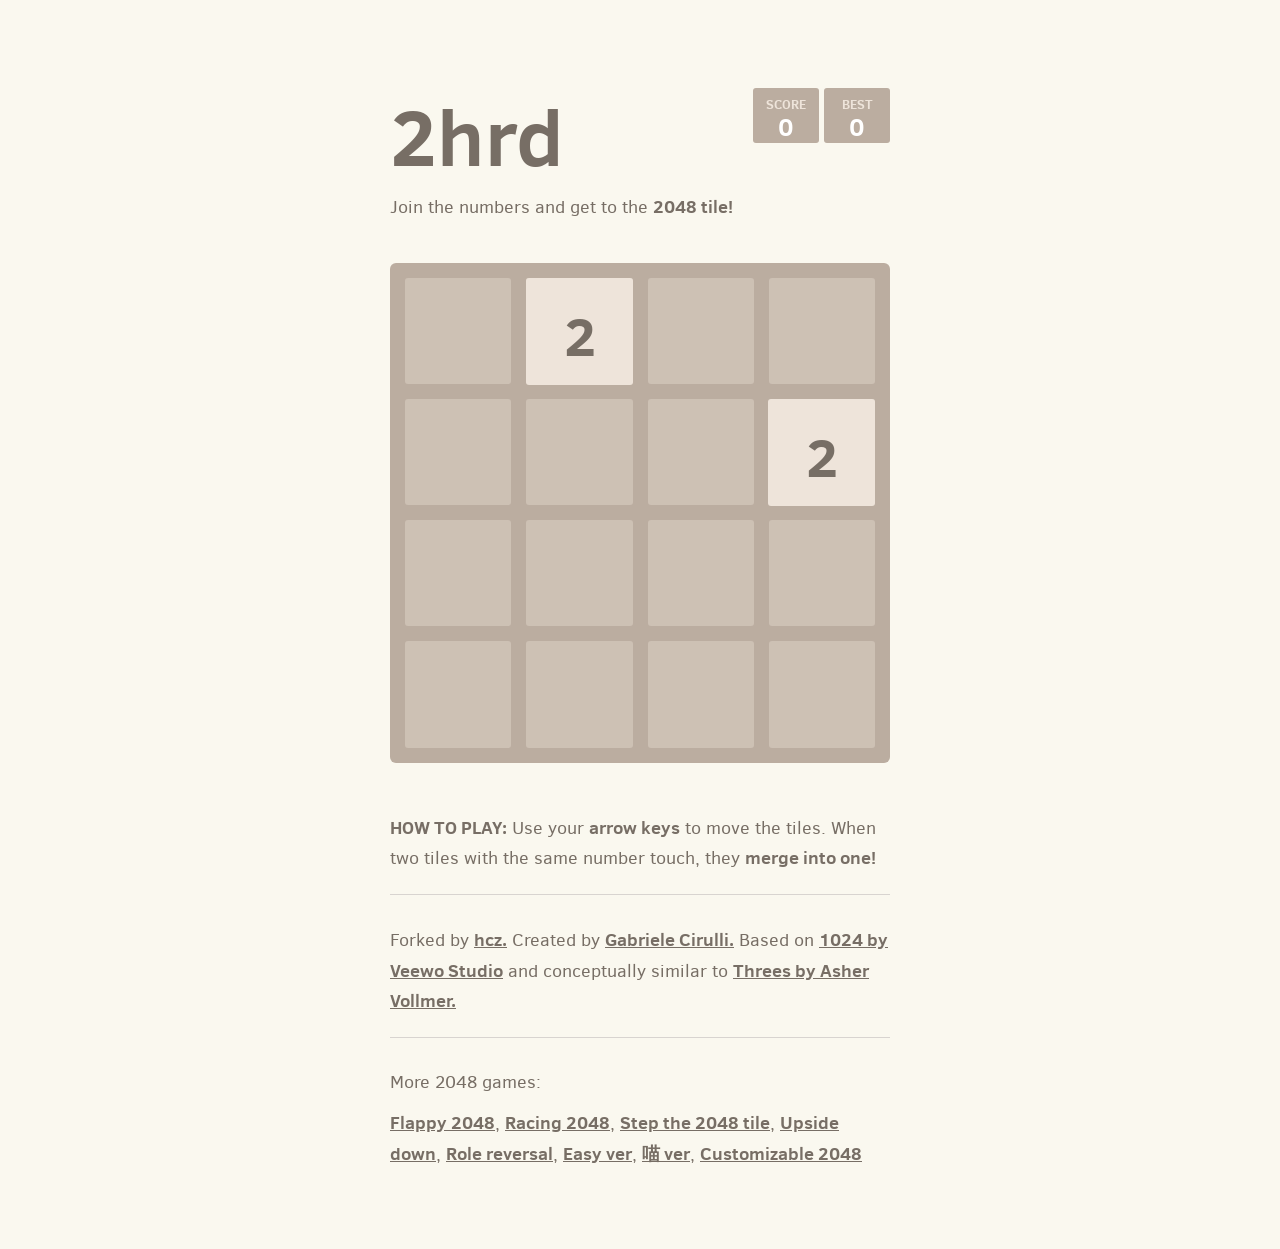
<file: 2hrd/index.html>
<!DOCTYPE html>
<html>
<head>
  <meta charset="utf-8">
  <title>2048</title>

  <link href="style/main.css" rel="stylesheet" type="text/css">
  <link rel="shortcut icon" href="favicon.ico">
  <link rel="apple-touch-icon" href="meta/apple-touch-icon.png">
  <meta name="apple-mobile-web-app-capable" content="yes">
  <meta name="apple-mobile-web-app-status-bar-style" content="black">

  <meta name="HandheldFriendly" content="True">
  <meta name="MobileOptimized" content="320">
  <meta name="viewport" content="width=device-width, target-densitydpi=160dpi, initial-scale=1.0, maximum-scale=1, user-scalable=no, minimal-ui">
</head>
<body>
  <div class="container">
    <div class="heading">
      <h1 class="title">2hrd</h1>
      <div class="scores-container">
        <div class="score-container">0</div>
        <div class="best-container">0</div>
      </div>
    </div>

    <div class="above-game">
      <p class="game-intro">Join the numbers and get to the <strong>2048 tile!</strong></p>
    </div>

    <div class="game-container">
      <div class="game-message">
        <p></p>
        <div class="lower">
	        <a class="keep-playing-button">Keep going</a>
          <a class="retry-button">Try again</a>
        </div>
      </div>

      <div class="grid-container">
        <div class="grid-row">
          <div class="grid-cell"></div>
          <div class="grid-cell"></div>
          <div class="grid-cell"></div>
          <div class="grid-cell"></div>
        </div>
        <div class="grid-row">
          <div class="grid-cell"></div>
          <div class="grid-cell"></div>
          <div class="grid-cell"></div>
          <div class="grid-cell"></div>
        </div>
        <div class="grid-row">
          <div class="grid-cell"></div>
          <div class="grid-cell"></div>
          <div class="grid-cell"></div>
          <div class="grid-cell"></div>
        </div>
        <div class="grid-row">
          <div class="grid-cell"></div>
          <div class="grid-cell"></div>
          <div class="grid-cell"></div>
          <div class="grid-cell"></div>
        </div>
      </div>

      <div class="tile-container">

      </div>
    </div>

    <p class="game-explanation">
      <strong class="important">How to play:</strong> Use your <strong>arrow keys</strong> to move the tiles. When two tiles with the same number touch, they <strong>merge into one!</strong>
    </p>
    <hr>
    <p>
    Forked by <a href="http://github.com/hczhcz" target="_blank">hcz.</a> Created by <a href="http://gabrielecirulli.com" target="_blank">Gabriele Cirulli.</a> Based on <a href="https://itunes.apple.com/us/app/1024!/id823499224" target="_blank">1024 by Veewo Studio</a> and conceptually similar to <a href="http://asherv.com/threes/" target="_blank">Threes by Asher Vollmer.</a>
    </p>
    <hr>
    <p>More 2048 games:</p>
    <p>
      <a href="https://hczhcz.github.io/Flappy-2048">Flappy 2048</a>,
      <a href="https://hczhcz.github.io/Racing-2048">Racing 2048</a>,
      <a href="https://hczhcz.github.io/Step-2048">Step the 2048 tile</a>,
      <a href="https://hczhcz.github.io/2048">Upside down</a>,
      <a href="https://hczhcz.github.io/2048/2047">Role reversal</a>,
      <a href="https://hczhcz.github.io/2048/20ez">Easy ver</a>,
      <a href="https://hczhcz.github.io/2048/meow">喵 ver</a>,
      <a href="https://hczhcz.github.io/my-2048">Customizable 2048</a>
    </p>
  </div>

  <script src="js/animframe_polyfill.js"></script>
  <script src="js/keyboard_input_manager.js"></script>
  <script src="js/html_actuator.js"></script>
  <script src="js/grid.js"></script>
  <script src="js/tile.js"></script>
  <script src="js/local_score_manager.js"></script>
  <script src="js/game_manager.js"></script>
  <script src="js/application.js"></script>
</body>
</html>
</file>
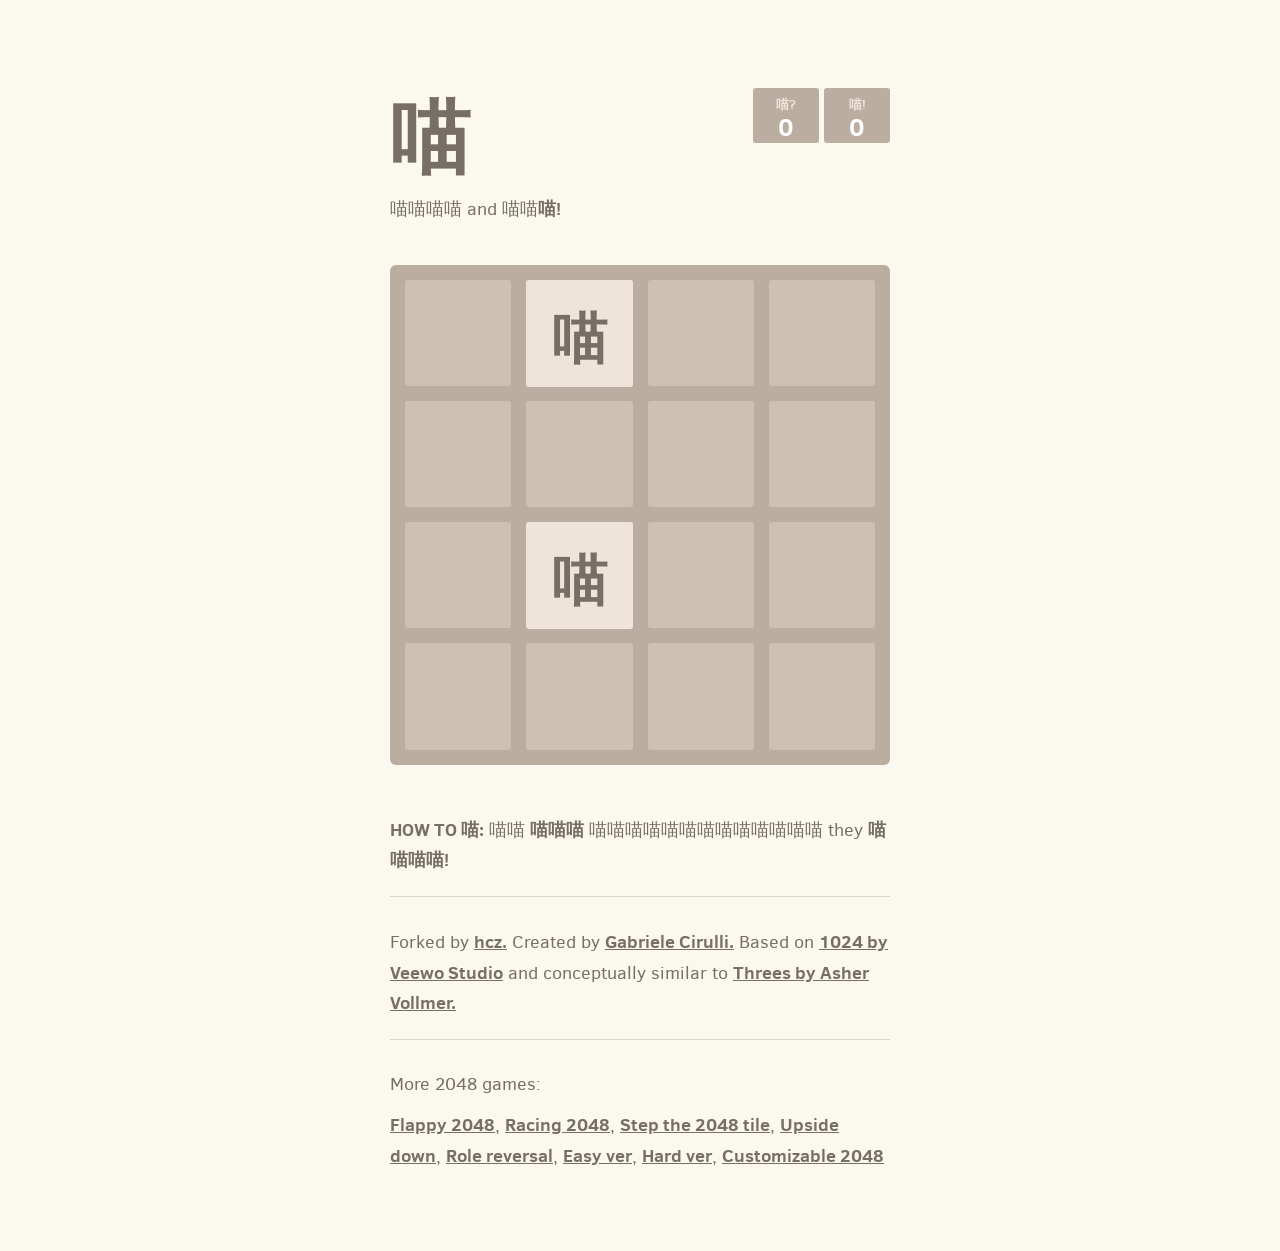
<file: meow/index.html>
<!DOCTYPE html>
<html>
<head>
  <meta charset="utf-8">
  <title>喵</title>

  <link href="style/main.css" rel="stylesheet" type="text/css">
  <link rel="shortcut icon" href="favicon.ico">
  <link rel="apple-touch-icon" href="meta/apple-touch-icon.png">
  <meta name="apple-mobile-web-app-capable" content="yes">
  <meta name="apple-mobile-web-app-status-bar-style" content="black">

  <meta name="HandheldFriendly" content="True">
  <meta name="MobileOptimized" content="320">
  <meta name="viewport" content="width=device-width, target-densitydpi=160dpi, initial-scale=1.0, maximum-scale=1, user-scalable=no, minimal-ui">
</head>
<body>
  <div class="container">
    <div class="heading">
      <h1 class="title">喵</h1>
      <div class="scores-container">
        <div class="score-container">0</div>
        <div class="best-container">0</div>
      </div>
    </div>

    <div class="above-game">
      <p class="game-intro">喵喵喵喵 and 喵喵<strong>喵!</strong></p>
    </div>

    <div class="game-container">
      <div class="game-message">
        <p></p>
        <div class="lower">
	        <a class="keep-playing-button">喵喵喵!</a>
          <a class="retry-button">喵喵喵!</a>
        </div>
      </div>

      <div class="grid-container">
        <div class="grid-row">
          <div class="grid-cell"></div>
          <div class="grid-cell"></div>
          <div class="grid-cell"></div>
          <div class="grid-cell"></div>
        </div>
        <div class="grid-row">
          <div class="grid-cell"></div>
          <div class="grid-cell"></div>
          <div class="grid-cell"></div>
          <div class="grid-cell"></div>
        </div>
        <div class="grid-row">
          <div class="grid-cell"></div>
          <div class="grid-cell"></div>
          <div class="grid-cell"></div>
          <div class="grid-cell"></div>
        </div>
        <div class="grid-row">
          <div class="grid-cell"></div>
          <div class="grid-cell"></div>
          <div class="grid-cell"></div>
          <div class="grid-cell"></div>
        </div>
      </div>

      <div class="tile-container">

      </div>
    </div>

    <p class="game-explanation">
      <strong class="important">How to 喵:</strong> 喵喵 <strong>喵喵喵</strong> 喵喵喵喵喵喵喵喵喵喵喵喵喵 they <strong>喵喵喵喵!</strong>
    </p>
    <hr>
    <p>
    Forked by <a href="http://github.com/hczhcz" target="_blank">hcz.</a> Created by <a href="http://gabrielecirulli.com" target="_blank">Gabriele Cirulli.</a> Based on <a href="https://itunes.apple.com/us/app/1024!/id823499224" target="_blank">1024 by Veewo Studio</a> and conceptually similar to <a href="http://asherv.com/threes/" target="_blank">Threes by Asher Vollmer.</a>
    </p>
    <hr>
    <p>More 2048 games:</p>
    <p>
      <a href="https://hczhcz.github.io/Flappy-2048">Flappy 2048</a>,
      <a href="https://hczhcz.github.io/Racing-2048">Racing 2048</a>,
      <a href="https://hczhcz.github.io/Step-2048">Step the 2048 tile</a>,
      <a href="https://hczhcz.github.io/2048">Upside down</a>,
      <a href="https://hczhcz.github.io/2048/2047">Role reversal</a>,
      <a href="https://hczhcz.github.io/2048/20ez">Easy ver</a>,
      <a href="https://hczhcz.github.io/2048/2hrd">Hard ver</a>,
      <a href="https://hczhcz.github.io/my-2048">Customizable 2048</a>
    </p>
  </div>

  <script src="js/animframe_polyfill.js"></script>
  <script src="js/keyboard_input_manager.js"></script>
  <script src="js/html_actuator.js"></script>
  <script src="js/grid.js"></script>
  <script src="js/tile.js"></script>
  <script src="js/local_score_manager.js"></script>
  <script src="js/game_manager.js"></script>
  <script src="js/application.js"></script>
</body>
</html>
</file>
<file: 2hrd/style/main.css>
@import url(fonts/clear-sans.css);
html, body {
  margin: 0;
  padding: 0;
  background: #faf8ef;
  color: #776e65;
  font-family: "Clear Sans", "Helvetica Neue", Arial, sans-serif;
  font-size: 18px; }

body {
  margin: 80px 0; }

.heading:after {
  content: "";
  display: block;
  clear: both; }

h1.title {
  font-size: 80px;
  font-weight: bold;
  margin: 0;
  display: block;
  float: left; }

@-webkit-keyframes move-up {
  0% {
    top: 25px;
    opacity: 1; }

  100% {
    top: -50px;
    opacity: 0; } }

@-moz-keyframes move-up {
  0% {
    top: 25px;
    opacity: 1; }

  100% {
    top: -50px;
    opacity: 0; } }

@keyframes move-up {
  0% {
    top: 25px;
    opacity: 1; }

  100% {
    top: -50px;
    opacity: 0; } }

.scores-container {
  float: right;
  text-align: right; }

.score-container, .best-container {
  position: relative;
  display: inline-block;
  background: #bbada0;
  padding: 15px 25px;
  font-size: 25px;
  height: 25px;
  line-height: 47px;
  font-weight: bold;
  border-radius: 3px;
  color: white;
  margin-top: 8px;
  text-align: center; }
  .score-container:after, .best-container:after {
    position: absolute;
    width: 100%;
    top: 10px;
    left: 0;
    text-transform: uppercase;
    font-size: 13px;
    line-height: 13px;
    text-align: center;
    color: #eee4da; }
  .score-container .score-addition, .best-container .score-addition {
    position: absolute;
    right: 30px;
    color: red;
    font-size: 25px;
    line-height: 25px;
    font-weight: bold;
    color: rgba(119, 110, 101, 0.9);
    z-index: 100;
    -webkit-animation: move-up 600ms ease-in;
    -moz-animation: move-up 600ms ease-in;
    animation: move-up 600ms ease-in;
    -webkit-animation-fill-mode: both;
    -moz-animation-fill-mode: both;
    animation-fill-mode: both; }

.score-container:after {
  content: "Score"; }

.best-container:after {
  content: "Best"; }

p {
  margin-top: 0;
  margin-bottom: 10px;
  line-height: 1.65; }

a {
  color: #776e65;
  font-weight: bold;
  text-decoration: underline;
  cursor: pointer; }

strong.important {
  text-transform: uppercase; }

hr {
  border: none;
  border-bottom: 1px solid #d8d4d0;
  margin-top: 20px;
  margin-bottom: 30px; }

.container {
  width: 500px;
  margin: 0 auto; }

@-webkit-keyframes fade-in {
  0% {
    opacity: 0; }

  100% {
    opacity: 1; } }

@-moz-keyframes fade-in {
  0% {
    opacity: 0; }

  100% {
    opacity: 1; } }

@keyframes fade-in {
  0% {
    opacity: 0; }

  100% {
    opacity: 1; } }

.game-container {
  margin-top: 40px;
  position: relative;
  padding: 15px;
  cursor: default;
  -webkit-touch-callout: none;
  -webkit-user-select: none;
  -moz-user-select: none;
  background: #bbada0;
  border-radius: 6px;
  width: 500px;
  height: 500px;
  -webkit-box-sizing: border-box;
  -moz-box-sizing: border-box;
  box-sizing: border-box; }
  .game-container .game-message {
    display: none;
    position: absolute;
    top: 0;
    right: 0;
    bottom: 0;
    left: 0;
    background: rgba(238, 228, 218, 0.5);
    z-index: 100;
    text-align: center;
    -webkit-animation: fade-in 800ms ease 1200ms;
    -moz-animation: fade-in 800ms ease 1200ms;
    animation: fade-in 800ms ease 1200ms;
    -webkit-animation-fill-mode: both;
    -moz-animation-fill-mode: both;
    animation-fill-mode: both; }
    .game-container .game-message p {
      font-size: 60px;
      font-weight: bold;
      height: 60px;
      line-height: 60px;
      margin-top: 222px; }
    .game-container .game-message .lower {
      display: block;
      margin-top: 59px; }
    .game-container .game-message a {
      display: inline-block;
      background: #8f7a66;
      border-radius: 3px;
      padding: 0 20px;
      text-decoration: none;
      color: #f9f6f2;
      height: 40px;
      line-height: 42px;
      margin-left: 9px; }
      .game-container .game-message a.keep-playing-button {
        display: none; }
    .game-container .game-message.game-won {
      background: rgba(237, 194, 46, 0.5);
      color: #f9f6f2; }
      .game-container .game-message.game-won a.keep-playing-button {
        display: inline-block; }
    .game-container .game-message.game-won, .game-container .game-message.game-over {
      display: block; }

.grid-container {
  position: absolute;
  z-index: 1; }

.grid-row {
  margin-bottom: 15px; }
  .grid-row:last-child {
    margin-bottom: 0; }
  .grid-row:after {
    content: "";
    display: block;
    clear: both; }

.grid-cell {
  width: 106.25px;
  height: 106.25px;
  margin-right: 15px;
  float: left;
  border-radius: 3px;
  background: rgba(238, 228, 218, 0.35); }
  .grid-cell:last-child {
    margin-right: 0; }

.tile-container {
  position: absolute;
  z-index: 2; }

.tile, .tile .tile-inner {
  width: 107px;
  height: 107px;
  line-height: 116.25px; }
.tile.tile-position-1-1 {
  -webkit-transform: translate(0px, 0px);
  -moz-transform: translate(0px, 0px);
  transform: translate(0px, 0px); }
.tile.tile-position-1-2 {
  -webkit-transform: translate(0px, 121px);
  -moz-transform: translate(0px, 121px);
  transform: translate(0px, 121px); }
.tile.tile-position-1-3 {
  -webkit-transform: translate(0px, 242px);
  -moz-transform: translate(0px, 242px);
  transform: translate(0px, 242px); }
.tile.tile-position-1-4 {
  -webkit-transform: translate(0px, 363px);
  -moz-transform: translate(0px, 363px);
  transform: translate(0px, 363px); }
.tile.tile-position-2-1 {
  -webkit-transform: translate(121px, 0px);
  -moz-transform: translate(121px, 0px);
  transform: translate(121px, 0px); }
.tile.tile-position-2-2 {
  -webkit-transform: translate(121px, 121px);
  -moz-transform: translate(121px, 121px);
  transform: translate(121px, 121px); }
.tile.tile-position-2-3 {
  -webkit-transform: translate(121px, 242px);
  -moz-transform: translate(121px, 242px);
  transform: translate(121px, 242px); }
.tile.tile-position-2-4 {
  -webkit-transform: translate(121px, 363px);
  -moz-transform: translate(121px, 363px);
  transform: translate(121px, 363px); }
.tile.tile-position-3-1 {
  -webkit-transform: translate(242px, 0px);
  -moz-transform: translate(242px, 0px);
  transform: translate(242px, 0px); }
.tile.tile-position-3-2 {
  -webkit-transform: translate(242px, 121px);
  -moz-transform: translate(242px, 121px);
  transform: translate(242px, 121px); }
.tile.tile-position-3-3 {
  -webkit-transform: translate(242px, 242px);
  -moz-transform: translate(242px, 242px);
  transform: translate(242px, 242px); }
.tile.tile-position-3-4 {
  -webkit-transform: translate(242px, 363px);
  -moz-transform: translate(242px, 363px);
  transform: translate(242px, 363px); }
.tile.tile-position-4-1 {
  -webkit-transform: translate(363px, 0px);
  -moz-transform: translate(363px, 0px);
  transform: translate(363px, 0px); }
.tile.tile-position-4-2 {
  -webkit-transform: translate(363px, 121px);
  -moz-transform: translate(363px, 121px);
  transform: translate(363px, 121px); }
.tile.tile-position-4-3 {
  -webkit-transform: translate(363px, 242px);
  -moz-transform: translate(363px, 242px);
  transform: translate(363px, 242px); }
.tile.tile-position-4-4 {
  -webkit-transform: translate(363px, 363px);
  -moz-transform: translate(363px, 363px);
  transform: translate(363px, 363px); }

.tile {
  position: absolute;
  -webkit-transition: 100ms ease-in-out;
  -moz-transition: 100ms ease-in-out;
  transition: 100ms ease-in-out;
  -webkit-transition-property: -webkit-transform;
  -moz-transition-property: -moz-transform;
  transition-property: transform; }
  .tile .tile-inner {
    border-radius: 3px;
    background: #eee4da;
    text-align: center;
    font-weight: bold;
    z-index: 10;
    font-size: 55px; }
  .tile.tile-2 .tile-inner {
    background: #eee4da;
    box-shadow: 0 0 30px 10px rgba(243, 215, 116, 0), inset 0 0 0 1px rgba(255, 255, 255, 0); }
  .tile.tile-4 .tile-inner {
    background: #ede0c8;
    box-shadow: 0 0 30px 10px rgba(243, 215, 116, 0), inset 0 0 0 1px rgba(255, 255, 255, 0); }
  .tile.tile-8 .tile-inner {
    color: #f9f6f2;
    background: #f2b179; }
  .tile.tile-16 .tile-inner {
    color: #f9f6f2;
    background: #f59563; }
  .tile.tile-32 .tile-inner {
    color: #f9f6f2;
    background: #f67c5f; }
  .tile.tile-64 .tile-inner {
    color: #f9f6f2;
    background: #f65e3b; }
  .tile.tile-128 .tile-inner {
    color: #f9f6f2;
    background: #edcf72;
    box-shadow: 0 0 30px 10px rgba(243, 215, 116, 0.2381), inset 0 0 0 1px rgba(255, 255, 255, 0.14286);
    font-size: 45px; }
    @media screen and (max-width: 520px) {
      .tile.tile-128 .tile-inner {
        font-size: 25px; } }
  .tile.tile-256 .tile-inner {
    color: #f9f6f2;
    background: #edcc61;
    box-shadow: 0 0 30px 10px rgba(243, 215, 116, 0.31746), inset 0 0 0 1px rgba(255, 255, 255, 0.19048);
    font-size: 45px; }
    @media screen and (max-width: 520px) {
      .tile.tile-256 .tile-inner {
        font-size: 25px; } }
  .tile.tile-512 .tile-inner {
    color: #f9f6f2;
    background: #edc850;
    box-shadow: 0 0 30px 10px rgba(243, 215, 116, 0.39683), inset 0 0 0 1px rgba(255, 255, 255, 0.2381);
    font-size: 45px; }
    @media screen and (max-width: 520px) {
      .tile.tile-512 .tile-inner {
        font-size: 25px; } }
  .tile.tile-1024 .tile-inner {
    color: #f9f6f2;
    background: #edc53f;
    box-shadow: 0 0 30px 10px rgba(243, 215, 116, 0.47619), inset 0 0 0 1px rgba(255, 255, 255, 0.28571);
    font-size: 35px; }
    @media screen and (max-width: 520px) {
      .tile.tile-1024 .tile-inner {
        font-size: 15px; } }
  .tile.tile-2048 .tile-inner {
    color: #f9f6f2;
    background: #edc22e;
    box-shadow: 0 0 30px 10px rgba(243, 215, 116, 0.55556), inset 0 0 0 1px rgba(255, 255, 255, 0.33333);
    font-size: 35px; }
    @media screen and (max-width: 520px) {
      .tile.tile-2048 .tile-inner {
        font-size: 15px; } }
  .tile.tile-super .tile-inner {
    color: #f9f6f2;
    background: #3c3a32;
    font-size: 30px; }
    @media screen and (max-width: 520px) {
      .tile.tile-super .tile-inner {
        font-size: 10px; } }

@-webkit-keyframes appear {
  0% {
    opacity: 0;
    -webkit-transform: scale(0);
    -moz-transform: scale(0);
    transform: scale(0); }

  100% {
    opacity: 1;
    -webkit-transform: scale(1);
    -moz-transform: scale(1);
    transform: scale(1); } }

@-moz-keyframes appear {
  0% {
    opacity: 0;
    -webkit-transform: scale(0);
    -moz-transform: scale(0);
    transform: scale(0); }

  100% {
    opacity: 1;
    -webkit-transform: scale(1);
    -moz-transform: scale(1);
    transform: scale(1); } }

@keyframes appear {
  0% {
    opacity: 0;
    -webkit-transform: scale(0);
    -moz-transform: scale(0);
    transform: scale(0); }

  100% {
    opacity: 1;
    -webkit-transform: scale(1);
    -moz-transform: scale(1);
    transform: scale(1); } }

.tile-new .tile-inner {
  -webkit-animation: appear 200ms ease 100ms;
  -moz-animation: appear 200ms ease 100ms;
  animation: appear 200ms ease 100ms;
  -webkit-animation-fill-mode: backwards;
  -moz-animation-fill-mode: backwards;
  animation-fill-mode: backwards; }

@-webkit-keyframes pop {
  0% {
    -webkit-transform: scale(0);
    -moz-transform: scale(0);
    transform: scale(0); }

  50% {
    -webkit-transform: scale(1.2);
    -moz-transform: scale(1.2);
    transform: scale(1.2); }

  100% {
    -webkit-transform: scale(1);
    -moz-transform: scale(1);
    transform: scale(1); } }

@-moz-keyframes pop {
  0% {
    -webkit-transform: scale(0);
    -moz-transform: scale(0);
    transform: scale(0); }

  50% {
    -webkit-transform: scale(1.2);
    -moz-transform: scale(1.2);
    transform: scale(1.2); }

  100% {
    -webkit-transform: scale(1);
    -moz-transform: scale(1);
    transform: scale(1); } }

@keyframes pop {
  0% {
    -webkit-transform: scale(0);
    -moz-transform: scale(0);
    transform: scale(0); }

  50% {
    -webkit-transform: scale(1.2);
    -moz-transform: scale(1.2);
    transform: scale(1.2); }

  100% {
    -webkit-transform: scale(1);
    -moz-transform: scale(1);
    transform: scale(1); } }

.tile-merged .tile-inner {
  z-index: 20;
  -webkit-animation: pop 200ms ease 100ms;
  -moz-animation: pop 200ms ease 100ms;
  animation: pop 200ms ease 100ms;
  -webkit-animation-fill-mode: backwards;
  -moz-animation-fill-mode: backwards;
  animation-fill-mode: backwards; }

.game-intro {
  margin-bottom: 0; }
  .game-intro .intro-container {
    display: inline-block;
    float: left; }

.game-explanation {
  margin-top: 50px; }

@media screen and (max-width: 520px) {
  html, body {
    font-size: 15px; }

  body {
    margin: 20px 0;
    padding: 0 20px; }

  h1.title {
    font-size: 27px;
    margin-top: 15px; }

  .container {
    width: 280px;
    margin: 0 auto; }

  .score-container, .best-container {
    margin-top: 0;
    padding: 15px 10px;
    min-width: 40px; }

  .heading {
    margin-bottom: 10px; }

  .game-container {
    margin-top: 40px;
    position: relative;
    padding: 10px;
    cursor: default;
    -webkit-touch-callout: none;
    -webkit-user-select: none;
    -moz-user-select: none;
    background: #bbada0;
    border-radius: 6px;
    width: 280px;
    height: 280px;
    -webkit-box-sizing: border-box;
    -moz-box-sizing: border-box;
    box-sizing: border-box; }
    .game-container .game-message {
      display: none;
      position: absolute;
      top: 0;
      right: 0;
      bottom: 0;
      left: 0;
      background: rgba(238, 228, 218, 0.5);
      z-index: 100;
      text-align: center;
      -webkit-animation: fade-in 800ms ease 1200ms;
      -moz-animation: fade-in 800ms ease 1200ms;
      animation: fade-in 800ms ease 1200ms;
      -webkit-animation-fill-mode: both;
      -moz-animation-fill-mode: both;
      animation-fill-mode: both; }
      .game-container .game-message p {
        font-size: 60px;
        font-weight: bold;
        height: 60px;
        line-height: 60px;
        margin-top: 222px; }
      .game-container .game-message .lower {
        display: block;
        margin-top: 59px; }
      .game-container .game-message a {
        display: inline-block;
        background: #8f7a66;
        border-radius: 3px;
        padding: 0 20px;
        text-decoration: none;
        color: #f9f6f2;
        height: 40px;
        line-height: 42px;
        margin-left: 9px; }
        .game-container .game-message a.keep-playing-button {
          display: none; }
      .game-container .game-message.game-won {
        background: rgba(237, 194, 46, 0.5);
        color: #f9f6f2; }
        .game-container .game-message.game-won a.keep-playing-button {
          display: inline-block; }
      .game-container .game-message.game-won, .game-container .game-message.game-over {
        display: block; }

  .grid-container {
    position: absolute;
    z-index: 1; }

  .grid-row {
    margin-bottom: 10px; }
    .grid-row:last-child {
      margin-bottom: 0; }
    .grid-row:after {
      content: "";
      display: block;
      clear: both; }

  .grid-cell {
    width: 57.5px;
    height: 57.5px;
    margin-right: 10px;
    float: left;
    border-radius: 3px;
    background: rgba(238, 228, 218, 0.35); }
    .grid-cell:last-child {
      margin-right: 0; }

  .tile-container {
    position: absolute;
    z-index: 2; }

  .tile, .tile .tile-inner {
    width: 58px;
    height: 58px;
    line-height: 67.5px; }
  .tile.tile-position-1-1 {
    -webkit-transform: translate(0px, 0px);
    -moz-transform: translate(0px, 0px);
    transform: translate(0px, 0px); }
  .tile.tile-position-1-2 {
    -webkit-transform: translate(0px, 67px);
    -moz-transform: translate(0px, 67px);
    transform: translate(0px, 67px); }
  .tile.tile-position-1-3 {
    -webkit-transform: translate(0px, 135px);
    -moz-transform: translate(0px, 135px);
    transform: translate(0px, 135px); }
  .tile.tile-position-1-4 {
    -webkit-transform: translate(0px, 202px);
    -moz-transform: translate(0px, 202px);
    transform: translate(0px, 202px); }
  .tile.tile-position-2-1 {
    -webkit-transform: translate(67px, 0px);
    -moz-transform: translate(67px, 0px);
    transform: translate(67px, 0px); }
  .tile.tile-position-2-2 {
    -webkit-transform: translate(67px, 67px);
    -moz-transform: translate(67px, 67px);
    transform: translate(67px, 67px); }
  .tile.tile-position-2-3 {
    -webkit-transform: translate(67px, 135px);
    -moz-transform: translate(67px, 135px);
    transform: translate(67px, 135px); }
  .tile.tile-position-2-4 {
    -webkit-transform: translate(67px, 202px);
    -moz-transform: translate(67px, 202px);
    transform: translate(67px, 202px); }
  .tile.tile-position-3-1 {
    -webkit-transform: translate(135px, 0px);
    -moz-transform: translate(135px, 0px);
    transform: translate(135px, 0px); }
  .tile.tile-position-3-2 {
    -webkit-transform: translate(135px, 67px);
    -moz-transform: translate(135px, 67px);
    transform: translate(135px, 67px); }
  .tile.tile-position-3-3 {
    -webkit-transform: translate(135px, 135px);
    -moz-transform: translate(135px, 135px);
    transform: translate(135px, 135px); }
  .tile.tile-position-3-4 {
    -webkit-transform: translate(135px, 202px);
    -moz-transform: translate(135px, 202px);
    transform: translate(135px, 202px); }
  .tile.tile-position-4-1 {
    -webkit-transform: translate(202px, 0px);
    -moz-transform: translate(202px, 0px);
    transform: translate(202px, 0px); }
  .tile.tile-position-4-2 {
    -webkit-transform: translate(202px, 67px);
    -moz-transform: translate(202px, 67px);
    transform: translate(202px, 67px); }
  .tile.tile-position-4-3 {
    -webkit-transform: translate(202px, 135px);
    -moz-transform: translate(202px, 135px);
    transform: translate(202px, 135px); }
  .tile.tile-position-4-4 {
    -webkit-transform: translate(202px, 202px);
    -moz-transform: translate(202px, 202px);
    transform: translate(202px, 202px); }

  .game-container {
    margin-top: 20px; }

  .tile .tile-inner {
    font-size: 35px; }

  .game-message p {
    font-size: 30px !important;
    height: 30px !important;
    line-height: 30px !important;
    margin-top: 90px !important; }
  .game-message .lower {
    margin-top: 30px !important; } }
</file>
<file: meow/style/main.css>
@import url(fonts/clear-sans.css);
html, body {
  margin: 0;
  padding: 0;
  background: #faf8ef;
  color: #776e65;
  font-family: "Clear Sans", "Helvetica Neue", Arial, sans-serif;
  font-size: 18px; }

body {
  margin: 80px 0; }

.heading:after {
  content: "";
  display: block;
  clear: both; }

h1.title {
  font-size: 80px;
  font-weight: bold;
  margin: 0;
  display: block;
  float: left; }

@-webkit-keyframes move-up {
  0% {
    top: 25px;
    opacity: 1; }

  100% {
    top: -50px;
    opacity: 0; } }

@-moz-keyframes move-up {
  0% {
    top: 25px;
    opacity: 1; }

  100% {
    top: -50px;
    opacity: 0; } }

@keyframes move-up {
  0% {
    top: 25px;
    opacity: 1; }

  100% {
    top: -50px;
    opacity: 0; } }

.scores-container {
  float: right;
  text-align: right; }

.score-container, .best-container {
  position: relative;
  display: inline-block;
  background: #bbada0;
  padding: 15px 25px;
  font-size: 25px;
  height: 25px;
  line-height: 47px;
  font-weight: bold;
  border-radius: 3px;
  color: white;
  margin-top: 8px;
  text-align: center; }
  .score-container:after, .best-container:after {
    position: absolute;
    width: 100%;
    top: 10px;
    left: 0;
    text-transform: uppercase;
    font-size: 13px;
    line-height: 13px;
    text-align: center;
    color: #eee4da; }
  .score-container .score-addition, .best-container .score-addition {
    position: absolute;
    right: 30px;
    color: red;
    font-size: 25px;
    line-height: 25px;
    font-weight: bold;
    color: rgba(119, 110, 101, 0.9);
    z-index: 100;
    -webkit-animation: move-up 600ms ease-in;
    -moz-animation: move-up 600ms ease-in;
    animation: move-up 600ms ease-in;
    -webkit-animation-fill-mode: both;
    -moz-animation-fill-mode: both;
    animation-fill-mode: both; }

.score-container:after {
  content: "喵?"; }

.best-container:after {
  content: "喵!"; }

p {
  margin-top: 0;
  margin-bottom: 10px;
  line-height: 1.65; }

a {
  color: #776e65;
  font-weight: bold;
  text-decoration: underline;
  cursor: pointer; }

strong.important {
  text-transform: uppercase; }

hr {
  border: none;
  border-bottom: 1px solid #d8d4d0;
  margin-top: 20px;
  margin-bottom: 30px; }

.container {
  width: 500px;
  margin: 0 auto; }

@-webkit-keyframes fade-in {
  0% {
    opacity: 0; }

  100% {
    opacity: 1; } }

@-moz-keyframes fade-in {
  0% {
    opacity: 0; }

  100% {
    opacity: 1; } }

@keyframes fade-in {
  0% {
    opacity: 0; }

  100% {
    opacity: 1; } }

.game-container {
  margin-top: 40px;
  position: relative;
  padding: 15px;
  cursor: default;
  -webkit-touch-callout: none;
  -webkit-user-select: none;
  -moz-user-select: none;
  background: #bbada0;
  border-radius: 6px;
  width: 500px;
  height: 500px;
  -webkit-box-sizing: border-box;
  -moz-box-sizing: border-box;
  box-sizing: border-box; }
  .game-container .game-message {
    display: none;
    position: absolute;
    top: 0;
    right: 0;
    bottom: 0;
    left: 0;
    background: rgba(238, 228, 218, 0.5);
    z-index: 100;
    text-align: center;
    -webkit-animation: fade-in 800ms ease 1200ms;
    -moz-animation: fade-in 800ms ease 1200ms;
    animation: fade-in 800ms ease 1200ms;
    -webkit-animation-fill-mode: both;
    -moz-animation-fill-mode: both;
    animation-fill-mode: both; }
    .game-container .game-message p {
      font-size: 60px;
      font-weight: bold;
      height: 60px;
      line-height: 60px;
      margin-top: 222px; }
    .game-container .game-message .lower {
      display: block;
      margin-top: 59px; }
    .game-container .game-message a {
      display: inline-block;
      background: #8f7a66;
      border-radius: 3px;
      padding: 0 20px;
      text-decoration: none;
      color: #f9f6f2;
      height: 40px;
      line-height: 42px;
      margin-left: 9px; }
      .game-container .game-message a.keep-playing-button {
        display: none; }
    .game-container .game-message.game-won {
      background: rgba(237, 194, 46, 0.5);
      color: #f9f6f2; }
      .game-container .game-message.game-won a.keep-playing-button {
        display: inline-block; }
    .game-container .game-message.game-won, .game-container .game-message.game-over {
      display: block; }

.grid-container {
  position: absolute;
  z-index: 1; }

.grid-row {
  margin-bottom: 15px; }
  .grid-row:last-child {
    margin-bottom: 0; }
  .grid-row:after {
    content: "";
    display: block;
    clear: both; }

.grid-cell {
  width: 106.25px;
  height: 106.25px;
  margin-right: 15px;
  float: left;
  border-radius: 3px;
  background: rgba(238, 228, 218, 0.35); }
  .grid-cell:last-child {
    margin-right: 0; }

.tile-container {
  position: absolute;
  z-index: 2; }

.tile, .tile .tile-inner {
  width: 107px;
  height: 107px;
  line-height: 116.25px; }
.tile.tile-position-1-1 {
  -webkit-transform: translate(0px, 0px);
  -moz-transform: translate(0px, 0px);
  transform: translate(0px, 0px); }
.tile.tile-position-1-2 {
  -webkit-transform: translate(0px, 121px);
  -moz-transform: translate(0px, 121px);
  transform: translate(0px, 121px); }
.tile.tile-position-1-3 {
  -webkit-transform: translate(0px, 242px);
  -moz-transform: translate(0px, 242px);
  transform: translate(0px, 242px); }
.tile.tile-position-1-4 {
  -webkit-transform: translate(0px, 363px);
  -moz-transform: translate(0px, 363px);
  transform: translate(0px, 363px); }
.tile.tile-position-2-1 {
  -webkit-transform: translate(121px, 0px);
  -moz-transform: translate(121px, 0px);
  transform: translate(121px, 0px); }
.tile.tile-position-2-2 {
  -webkit-transform: translate(121px, 121px);
  -moz-transform: translate(121px, 121px);
  transform: translate(121px, 121px); }
.tile.tile-position-2-3 {
  -webkit-transform: translate(121px, 242px);
  -moz-transform: translate(121px, 242px);
  transform: translate(121px, 242px); }
.tile.tile-position-2-4 {
  -webkit-transform: translate(121px, 363px);
  -moz-transform: translate(121px, 363px);
  transform: translate(121px, 363px); }
.tile.tile-position-3-1 {
  -webkit-transform: translate(242px, 0px);
  -moz-transform: translate(242px, 0px);
  transform: translate(242px, 0px); }
.tile.tile-position-3-2 {
  -webkit-transform: translate(242px, 121px);
  -moz-transform: translate(242px, 121px);
  transform: translate(242px, 121px); }
.tile.tile-position-3-3 {
  -webkit-transform: translate(242px, 242px);
  -moz-transform: translate(242px, 242px);
  transform: translate(242px, 242px); }
.tile.tile-position-3-4 {
  -webkit-transform: translate(242px, 363px);
  -moz-transform: translate(242px, 363px);
  transform: translate(242px, 363px); }
.tile.tile-position-4-1 {
  -webkit-transform: translate(363px, 0px);
  -moz-transform: translate(363px, 0px);
  transform: translate(363px, 0px); }
.tile.tile-position-4-2 {
  -webkit-transform: translate(363px, 121px);
  -moz-transform: translate(363px, 121px);
  transform: translate(363px, 121px); }
.tile.tile-position-4-3 {
  -webkit-transform: translate(363px, 242px);
  -moz-transform: translate(363px, 242px);
  transform: translate(363px, 242px); }
.tile.tile-position-4-4 {
  -webkit-transform: translate(363px, 363px);
  -moz-transform: translate(363px, 363px);
  transform: translate(363px, 363px); }

.tile {
  position: absolute;
  -webkit-transition: 100ms ease-in-out;
  -moz-transition: 100ms ease-in-out;
  transition: 100ms ease-in-out;
  -webkit-transition-property: -webkit-transform;
  -moz-transition-property: -moz-transform;
  transition-property: transform; }
  .tile .tile-inner {
    border-radius: 3px;
    background: #eee4da;
    text-align: center;
    font-weight: bold;
    z-index: 10;
    font-size: 55px; }
  .tile.tile-2 .tile-inner {
    background: #eee4da;
    box-shadow: 0 0 30px 10px rgba(243, 215, 116, 0), inset 0 0 0 1px rgba(255, 255, 255, 0); }
  .tile.tile-4 .tile-inner {
    background: #ede0c8;
    box-shadow: 0 0 30px 10px rgba(243, 215, 116, 0), inset 0 0 0 1px rgba(255, 255, 255, 0); }
  .tile.tile-8 .tile-inner {
    color: #f9f6f2;
    background: #f2b179; }
  .tile.tile-16 .tile-inner {
    color: #f9f6f2;
    background: #f59563; }
  .tile.tile-32 .tile-inner {
    color: #f9f6f2;
    background: #f67c5f; }
  .tile.tile-64 .tile-inner {
    color: #f9f6f2;
    background: #f65e3b; }
  .tile.tile-128 .tile-inner {
    color: #f9f6f2;
    background: #edcf72;
    box-shadow: 0 0 30px 10px rgba(243, 215, 116, 0.2381), inset 0 0 0 1px rgba(255, 255, 255, 0.14286); }
  .tile.tile-256 .tile-inner {
    color: #f9f6f2;
    background: #edcc61;
    box-shadow: 0 0 30px 10px rgba(243, 215, 116, 0.31746), inset 0 0 0 1px rgba(255, 255, 255, 0.19048); }
  .tile.tile-512 .tile-inner {
    color: #f9f6f2;
    background: #edc850;
    box-shadow: 0 0 30px 10px rgba(243, 215, 116, 0.39683), inset 0 0 0 1px rgba(255, 255, 255, 0.2381); }
  .tile.tile-1024 .tile-inner {
    color: #f9f6f2;
    background: #edc53f;
    box-shadow: 0 0 30px 10px rgba(243, 215, 116, 0.47619), inset 0 0 0 1px rgba(255, 255, 255, 0.28571); }
  .tile.tile-2048 .tile-inner {
    color: #f9f6f2;
    background: #edc22e;
    box-shadow: 0 0 30px 10px rgba(243, 215, 116, 0.55556), inset 0 0 0 1px rgba(255, 255, 255, 0.33333); }
  .tile.tile-super .tile-inner {
    color: #f9f6f2;
    background: #3c3a32; }

@-webkit-keyframes appear {
  0% {
    opacity: 0;
    -webkit-transform: scale(0);
    -moz-transform: scale(0);
    transform: scale(0); }

  100% {
    opacity: 1;
    -webkit-transform: scale(1);
    -moz-transform: scale(1);
    transform: scale(1); } }

@-moz-keyframes appear {
  0% {
    opacity: 0;
    -webkit-transform: scale(0);
    -moz-transform: scale(0);
    transform: scale(0); }

  100% {
    opacity: 1;
    -webkit-transform: scale(1);
    -moz-transform: scale(1);
    transform: scale(1); } }

@keyframes appear {
  0% {
    opacity: 0;
    -webkit-transform: scale(0);
    -moz-transform: scale(0);
    transform: scale(0); }

  100% {
    opacity: 1;
    -webkit-transform: scale(1);
    -moz-transform: scale(1);
    transform: scale(1); } }

.tile-new .tile-inner {
  -webkit-animation: appear 200ms ease 100ms;
  -moz-animation: appear 200ms ease 100ms;
  animation: appear 200ms ease 100ms;
  -webkit-animation-fill-mode: backwards;
  -moz-animation-fill-mode: backwards;
  animation-fill-mode: backwards; }

@-webkit-keyframes pop {
  0% {
    -webkit-transform: scale(0);
    -moz-transform: scale(0);
    transform: scale(0); }

  50% {
    -webkit-transform: scale(1.2);
    -moz-transform: scale(1.2);
    transform: scale(1.2); }

  100% {
    -webkit-transform: scale(1);
    -moz-transform: scale(1);
    transform: scale(1); } }

@-moz-keyframes pop {
  0% {
    -webkit-transform: scale(0);
    -moz-transform: scale(0);
    transform: scale(0); }

  50% {
    -webkit-transform: scale(1.2);
    -moz-transform: scale(1.2);
    transform: scale(1.2); }

  100% {
    -webkit-transform: scale(1);
    -moz-transform: scale(1);
    transform: scale(1); } }

@keyframes pop {
  0% {
    -webkit-transform: scale(0);
    -moz-transform: scale(0);
    transform: scale(0); }

  50% {
    -webkit-transform: scale(1.2);
    -moz-transform: scale(1.2);
    transform: scale(1.2); }

  100% {
    -webkit-transform: scale(1);
    -moz-transform: scale(1);
    transform: scale(1); } }

.tile-merged .tile-inner {
  z-index: 20;
  -webkit-animation: pop 200ms ease 100ms;
  -moz-animation: pop 200ms ease 100ms;
  animation: pop 200ms ease 100ms;
  -webkit-animation-fill-mode: backwards;
  -moz-animation-fill-mode: backwards;
  animation-fill-mode: backwards; }

.game-intro {
  margin-bottom: 0; }
  .game-intro .intro-container {
    display: inline-block;
    float: left; }

.game-explanation {
  margin-top: 50px; }

@media screen and (max-width: 520px) {
  html, body {
    font-size: 15px; }

  body {
    margin: 20px 0;
    padding: 0 20px; }

  h1.title {
    font-size: 27px;
    margin-top: 15px; }

  .container {
    width: 280px;
    margin: 0 auto; }

  .score-container, .best-container {
    margin-top: 0;
    padding: 15px 10px;
    min-width: 40px; }

  .heading {
    margin-bottom: 10px; }

  .game-container {
    margin-top: 40px;
    position: relative;
    padding: 10px;
    cursor: default;
    -webkit-touch-callout: none;
    -webkit-user-select: none;
    -moz-user-select: none;
    background: #bbada0;
    border-radius: 6px;
    width: 280px;
    height: 280px;
    -webkit-box-sizing: border-box;
    -moz-box-sizing: border-box;
    box-sizing: border-box; }
    .game-container .game-message {
      display: none;
      position: absolute;
      top: 0;
      right: 0;
      bottom: 0;
      left: 0;
      background: rgba(238, 228, 218, 0.5);
      z-index: 100;
      text-align: center;
      -webkit-animation: fade-in 800ms ease 1200ms;
      -moz-animation: fade-in 800ms ease 1200ms;
      animation: fade-in 800ms ease 1200ms;
      -webkit-animation-fill-mode: both;
      -moz-animation-fill-mode: both;
      animation-fill-mode: both; }
      .game-container .game-message p {
        font-size: 60px;
        font-weight: bold;
        height: 60px;
        line-height: 60px;
        margin-top: 222px; }
      .game-container .game-message .lower {
        display: block;
        margin-top: 59px; }
      .game-container .game-message a {
        display: inline-block;
        background: #8f7a66;
        border-radius: 3px;
        padding: 0 20px;
        text-decoration: none;
        color: #f9f6f2;
        height: 40px;
        line-height: 42px;
        margin-left: 9px; }
        .game-container .game-message a.keep-playing-button {
          display: none; }
      .game-container .game-message.game-won {
        background: rgba(237, 194, 46, 0.5);
        color: #f9f6f2; }
        .game-container .game-message.game-won a.keep-playing-button {
          display: inline-block; }
      .game-container .game-message.game-won, .game-container .game-message.game-over {
        display: block; }

  .grid-container {
    position: absolute;
    z-index: 1; }

  .grid-row {
    margin-bottom: 10px; }
    .grid-row:last-child {
      margin-bottom: 0; }
    .grid-row:after {
      content: "";
      display: block;
      clear: both; }

  .grid-cell {
    width: 57.5px;
    height: 57.5px;
    margin-right: 10px;
    float: left;
    border-radius: 3px;
    background: rgba(238, 228, 218, 0.35); }
    .grid-cell:last-child {
      margin-right: 0; }

  .tile-container {
    position: absolute;
    z-index: 2; }

  .tile, .tile .tile-inner {
    width: 58px;
    height: 58px;
    line-height: 67.5px; }
  .tile.tile-position-1-1 {
    -webkit-transform: translate(0px, 0px);
    -moz-transform: translate(0px, 0px);
    transform: translate(0px, 0px); }
  .tile.tile-position-1-2 {
    -webkit-transform: translate(0px, 67px);
    -moz-transform: translate(0px, 67px);
    transform: translate(0px, 67px); }
  .tile.tile-position-1-3 {
    -webkit-transform: translate(0px, 135px);
    -moz-transform: translate(0px, 135px);
    transform: translate(0px, 135px); }
  .tile.tile-position-1-4 {
    -webkit-transform: translate(0px, 202px);
    -moz-transform: translate(0px, 202px);
    transform: translate(0px, 202px); }
  .tile.tile-position-2-1 {
    -webkit-transform: translate(67px, 0px);
    -moz-transform: translate(67px, 0px);
    transform: translate(67px, 0px); }
  .tile.tile-position-2-2 {
    -webkit-transform: translate(67px, 67px);
    -moz-transform: translate(67px, 67px);
    transform: translate(67px, 67px); }
  .tile.tile-position-2-3 {
    -webkit-transform: translate(67px, 135px);
    -moz-transform: translate(67px, 135px);
    transform: translate(67px, 135px); }
  .tile.tile-position-2-4 {
    -webkit-transform: translate(67px, 202px);
    -moz-transform: translate(67px, 202px);
    transform: translate(67px, 202px); }
  .tile.tile-position-3-1 {
    -webkit-transform: translate(135px, 0px);
    -moz-transform: translate(135px, 0px);
    transform: translate(135px, 0px); }
  .tile.tile-position-3-2 {
    -webkit-transform: translate(135px, 67px);
    -moz-transform: translate(135px, 67px);
    transform: translate(135px, 67px); }
  .tile.tile-position-3-3 {
    -webkit-transform: translate(135px, 135px);
    -moz-transform: translate(135px, 135px);
    transform: translate(135px, 135px); }
  .tile.tile-position-3-4 {
    -webkit-transform: translate(135px, 202px);
    -moz-transform: translate(135px, 202px);
    transform: translate(135px, 202px); }
  .tile.tile-position-4-1 {
    -webkit-transform: translate(202px, 0px);
    -moz-transform: translate(202px, 0px);
    transform: translate(202px, 0px); }
  .tile.tile-position-4-2 {
    -webkit-transform: translate(202px, 67px);
    -moz-transform: translate(202px, 67px);
    transform: translate(202px, 67px); }
  .tile.tile-position-4-3 {
    -webkit-transform: translate(202px, 135px);
    -moz-transform: translate(202px, 135px);
    transform: translate(202px, 135px); }
  .tile.tile-position-4-4 {
    -webkit-transform: translate(202px, 202px);
    -moz-transform: translate(202px, 202px);
    transform: translate(202px, 202px); }

  .game-container {
    margin-top: 20px; }

  .tile .tile-inner {
    font-size: 35px; }

  .game-message p {
    font-size: 30px !important;
    height: 30px !important;
    line-height: 30px !important;
    margin-top: 90px !important; }
  .game-message .lower {
    margin-top: 30px !important; } }
</file>
